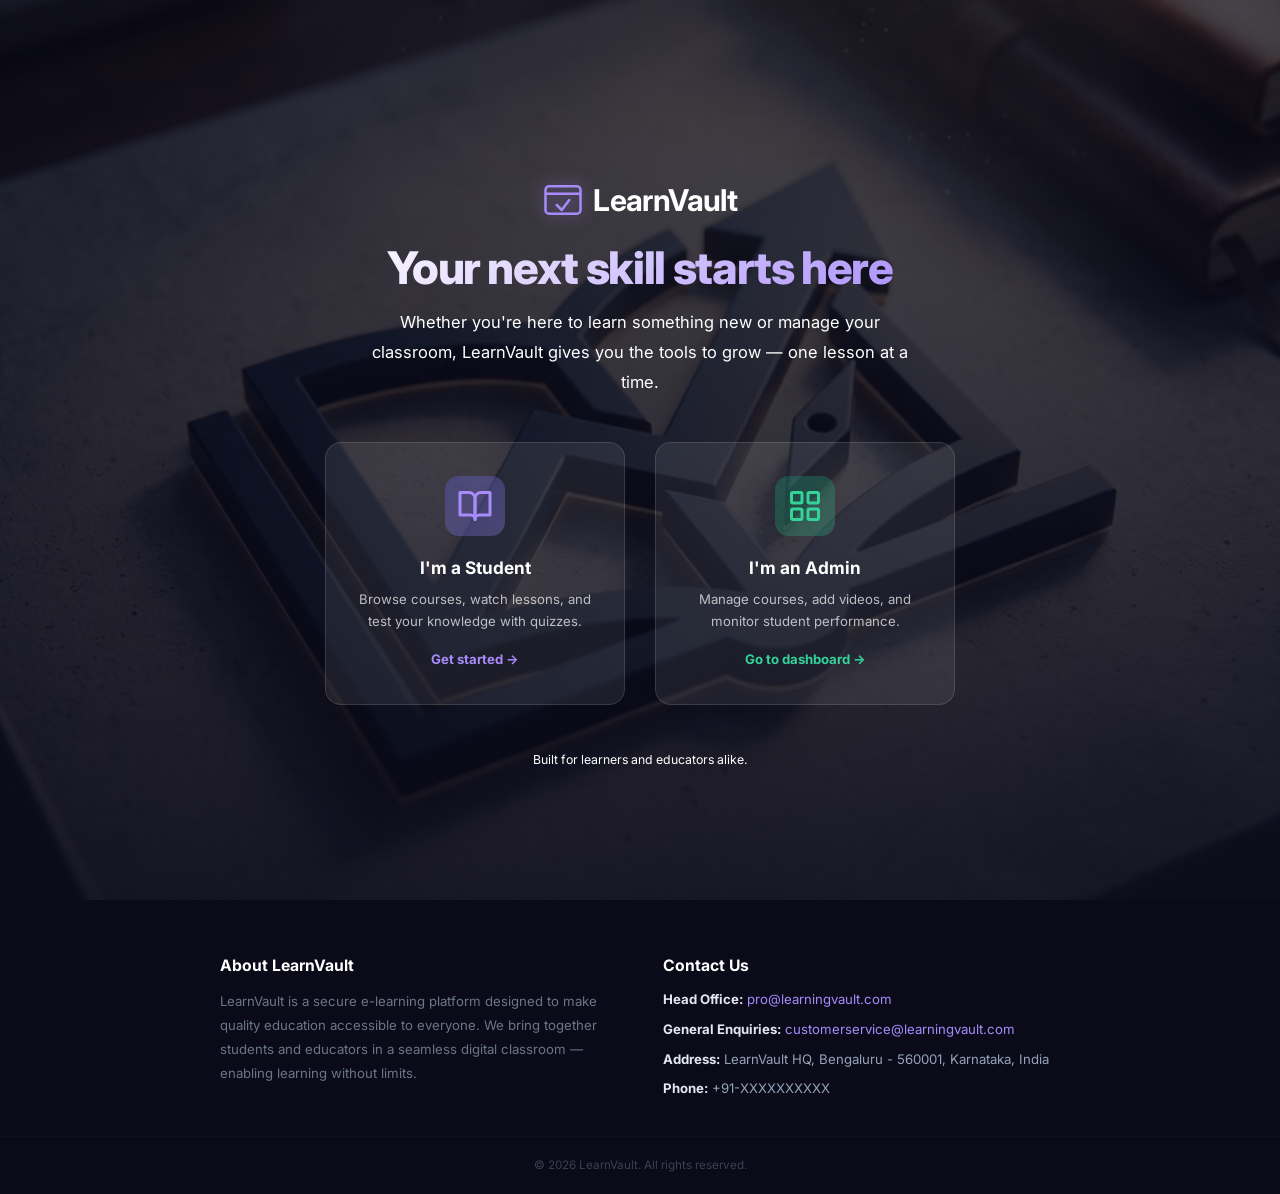
<file: frontend/index.html>
<!DOCTYPE html>
<html lang="en">

<head>
  <meta charset="UTF-8" />
  <meta name="viewport" content="width=device-width, initial-scale=1.0" />
  <meta name="description" content="LearnVault — A secure e-learning platform for courses, quizzes, and analytics." />
  <title>LearnVault — Secure E-Learning Platform</title>
  <link rel="stylesheet" href="assets/css/styles.css" />
  <link rel="preconnect" href="https://fonts.googleapis.com" />
  <link rel="preconnect" href="https://fonts.gstatic.com" crossorigin />
  <link href="https://fonts.googleapis.com/css2?family=Inter:wght@400;500;600;700&display=swap" rel="stylesheet" />
</head>

<body>

  <section class="landing-page">
    <!-- Hero background -->
    <div class="landing-hero-bg">
      <div class="landing-hero-overlay"></div>
    </div>

    <div class="landing-content">
      <div class="landing-brand">
        <svg class="landing-logo" viewBox="0 0 32 32" fill="none">
          <rect x="2" y="5" width="28" height="22" rx="3" stroke="currentColor" stroke-width="2" />
          <path d="M2 11h28" stroke="currentColor" stroke-width="2" />
          <path d="M11 20l4 4 6-8" stroke="currentColor" stroke-width="2" stroke-linecap="round"
            stroke-linejoin="round" />
        </svg>
        <h1>LearnVault</h1>
      </div>
      <h2 class="landing-headline">Your next skill starts here</h2>
      <p class="landing-desc">
        Whether you're here to learn something new or manage your classroom,
        LearnVault gives you the tools to grow — one lesson at a time.
      </p>

      <div class="landing-cards">
        <a href="pages/student-login.html" class="landing-card landing-card-student">
          <div class="landing-card-icon">
            <svg width="36" height="36" viewBox="0 0 24 24" fill="none" stroke="currentColor" stroke-width="2"
              stroke-linecap="round" stroke-linejoin="round">
              <path d="M2 3h6a4 4 0 014 4v14a3 3 0 00-3-3H2z" />
              <path d="M22 3h-6a4 4 0 00-4 4v14a3 3 0 013-3h7z" />
            </svg>
          </div>
          <h3>I'm a Student</h3>
          <p>Browse courses, watch lessons, and test your knowledge with quizzes.</p>
          <span class="landing-card-link">Get started &rarr;</span>
        </a>
        <a href="pages/admin-login.html" class="landing-card landing-card-admin">
          <div class="landing-card-icon">
            <svg width="36" height="36" viewBox="0 0 24 24" fill="none" stroke="currentColor" stroke-width="2"
              stroke-linecap="round" stroke-linejoin="round">
              <rect x="3" y="3" width="7" height="7" rx="1" />
              <rect x="14" y="3" width="7" height="7" rx="1" />
              <rect x="3" y="14" width="7" height="7" rx="1" />
              <rect x="14" y="14" width="7" height="7" rx="1" />
            </svg>
          </div>
          <h3>I'm an Admin</h3>
          <p>Manage courses, add videos, and monitor student performance.</p>
          <span class="landing-card-link">Go to dashboard &rarr;</span>
        </a>
      </div>

      <p class="landing-footer-text">Built for learners and educators alike.</p>
    </div>
  </section>

  <!-- ═══ FOOTER / ABOUT ═══ -->
  <footer class="landing-footer">
    <div class="footer-inner">
      <div class="footer-about">
        <h3>About LearnVault</h3>
        <p>LearnVault is a secure e-learning platform designed to make quality education accessible to everyone. We
          bring together students and educators in a seamless digital classroom — enabling learning without limits.</p>
      </div>
      <div class="footer-contact">
        <h3>Contact Us</h3>
        <ul>
          <li><strong>Head Office:</strong> <a href="mailto:pro@learningvault.com">pro@learningvault.com</a></li>
          <li><strong>General Enquiries:</strong> <a
              href="mailto:customerservice@learningvault.com">customerservice@learningvault.com</a></li>
          <li><strong>Address:</strong> LearnVault HQ, Bengaluru - 560001, Karnataka, India</li>
          <li><strong>Phone:</strong> +91-XXXXXXXXXX</li>
        </ul>
      </div>
    </div>
    <div class="footer-bottom">
      <p>&copy; 2026 LearnVault. All rights reserved.</p>
    </div>
  </footer>

</body>

</html>
</file>
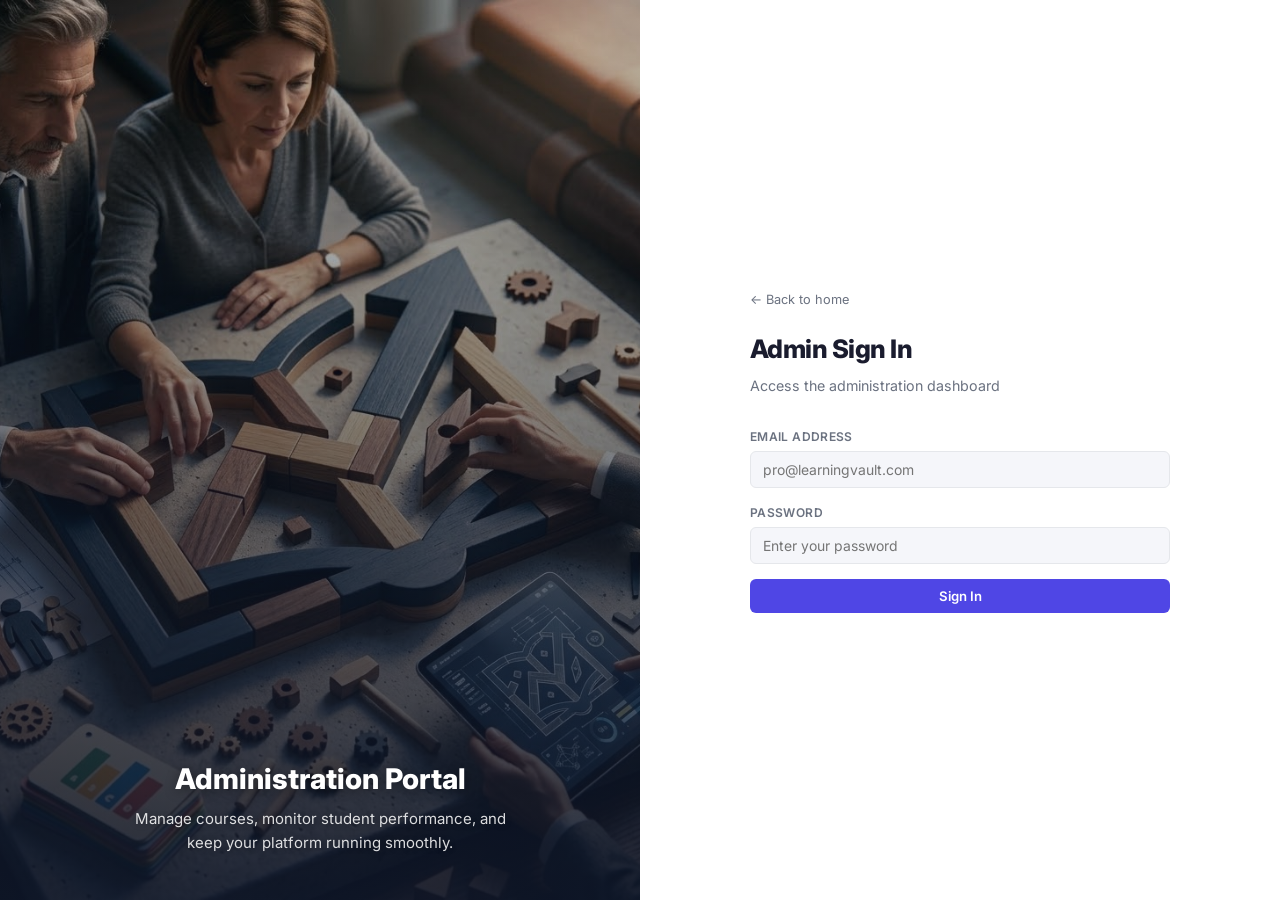
<file: frontend/pages/admin-dashboard.html>
<!DOCTYPE html>
<html lang="en">
<head>
  <meta charset="UTF-8" />
  <meta name="viewport" content="width=device-width, initial-scale=1.0" />
  <title>Admin Dashboard — LearnVault</title>
  <link rel="stylesheet" href="../assets/css/styles.css" />
  <link rel="preconnect" href="https://fonts.googleapis.com" />
  <link rel="preconnect" href="https://fonts.gstatic.com" crossorigin />
  <link href="https://fonts.googleapis.com/css2?family=Inter:wght@400;500;600;700;800&display=swap" rel="stylesheet" />
  <style>
    /* ── Admin-specific extras ── */
    .modal-overlay{position:fixed;inset:0;background:rgba(0,0,0,.45);backdrop-filter:blur(4px);display:flex;align-items:center;justify-content:center;z-index:9000;animation:fadeUp .2s ease}
    .modal-box{background:var(--card-bg);border:1px solid var(--border);border-radius:12px;padding:2rem;width:90%;max-width:520px;max-height:85vh;overflow-y:auto;box-shadow:0 20px 60px rgba(0,0,0,.3)}
    .modal-box h2{font-size:1.2rem;font-weight:700;margin-bottom:1rem;color:var(--text)}
    .modal-close{float:right;background:none;border:none;font-size:1.3rem;cursor:pointer;color:var(--text-sec)}
    .modal-close:hover{color:var(--text)}
    .stat-cards{display:grid;grid-template-columns:repeat(auto-fit,minmax(180px,1fr));gap:1rem;margin-bottom:1.5rem}
    .stat-card{background:var(--bg-white);border:1px solid var(--border);border-radius:var(--r-md);padding:1.2rem;text-align:center}
    .stat-card .stat-num{font-size:1.8rem;font-weight:800;color:var(--pri)}
    .stat-card .stat-label{font-size:.8rem;color:var(--text-sec);text-transform:uppercase;letter-spacing:.04em;margin-top:.25rem}
    .tag{display:inline-block;padding:.15rem .55rem;font-size:.7rem;font-weight:600;border-radius:100px;text-transform:uppercase;letter-spacing:.03em}
    .tag-open{background:#fef2f2;color:#ef4444} .tag-in_progress{background:#fffbeb;color:#f59e0b} .tag-closed{background:#ecfdf5;color:#10b981}
    .tag-video{background:#eef2ff;color:#4f46e5} .tag-text{background:#f0fdf4;color:#16a34a}
    .action-btn{background:none;border:1px solid var(--border);border-radius:var(--r-sm);padding:.3rem .65rem;font-size:.78rem;cursor:pointer;transition:all .15s ease;font-family:var(--font)}
    .action-btn:hover{border-color:var(--pri);color:var(--pri)}
    .action-btn.danger{color:var(--danger);border-color:var(--danger)}
    .action-btn.danger:hover{background:var(--danger);color:#fff}
    .progress-bar{width:100%;height:6px;background:var(--border);border-radius:4px;overflow:hidden}.progress-fill{height:100%;border-radius:4px;background:var(--pri);transition:width .4s ease}
    .empty-state{text-align:center;padding:3rem 1rem;color:var(--text-sec);font-size:.95rem}
    .file-upload-area{border:2px dashed var(--border);border-radius:var(--r-md);padding:1.5rem;text-align:center;cursor:pointer;transition:border-color .2s}
    .file-upload-area:hover{border-color:var(--pri)}
    .file-upload-area input[type=file]{display:none}
    .btn-group{display:flex;gap:.5rem;flex-wrap:wrap}
  </style>
</head>
<body>
  <div id="loader-overlay" class="loader-overlay hidden"><div class="loader-spinner"></div></div>

  <div class="app-shell">
    <!-- Sidebar -->
    <aside class="sidebar" id="sidebar">
      <div class="sidebar-brand">
        <svg class="sidebar-logo" viewBox="0 0 32 32" fill="none">
          <rect x="2" y="5" width="28" height="22" rx="3" stroke="currentColor" stroke-width="2"/>
          <path d="M2 11h28" stroke="currentColor" stroke-width="2"/>
          <path d="M11 20l4 4 6-8" stroke="currentColor" stroke-width="2" stroke-linecap="round" stroke-linejoin="round"/>
        </svg>
        <span>LearnVault</span>
      </div>
      <nav class="sidebar-nav">
        <button class="nav-item active" data-view="courses">
          <svg width="20" height="20" viewBox="0 0 24 24" fill="none" stroke="currentColor" stroke-width="2" stroke-linecap="round" stroke-linejoin="round"><path d="M4 19.5A2.5 2.5 0 016.5 17H20"/><path d="M6.5 2H20v20H6.5A2.5 2.5 0 014 19.5v-15A2.5 2.5 0 016.5 2z"/></svg>
          <span>Courses</span>
        </button>
        <button class="nav-item" data-view="progress">
          <svg width="20" height="20" viewBox="0 0 24 24" fill="none" stroke="currentColor" stroke-width="2" stroke-linecap="round" stroke-linejoin="round"><polyline points="22 12 18 12 15 21 9 3 6 12 2 12"/></svg>
          <span>Student Progress</span>
        </button>
        <button class="nav-item" data-view="students">
          <svg width="20" height="20" viewBox="0 0 24 24" fill="none" stroke="currentColor" stroke-width="2" stroke-linecap="round" stroke-linejoin="round"><path d="M16 21v-2a4 4 0 00-4-4H5a4 4 0 00-4 4v2"/><circle cx="8.5" cy="7" r="4"/><line x1="20" y1="8" x2="20" y2="14"/><line x1="23" y1="11" x2="17" y2="11"/></svg>
          <span>Students</span>
        </button>
        <button class="nav-item" data-view="tokens">
          <svg width="20" height="20" viewBox="0 0 24 24" fill="none" stroke="currentColor" stroke-width="2" stroke-linecap="round" stroke-linejoin="round"><path d="M21 15a2 2 0 01-2 2H7l-4 4V5a2 2 0 012-2h14a2 2 0 012 2z"/></svg>
          <span>Tokens</span>
        </button>
        <button class="nav-item" data-view="profile">
          <svg width="20" height="20" viewBox="0 0 24 24" fill="none" stroke="currentColor" stroke-width="2" stroke-linecap="round" stroke-linejoin="round"><path d="M20 21v-2a4 4 0 00-4-4H8a4 4 0 00-4 4v2"/><circle cx="12" cy="7" r="4"/></svg>
          <span>Profile</span>
        </button>
      </nav>
      <div class="sidebar-footer">
        <button id="logout-btn" class="nav-item nav-item-logout">
          <svg width="20" height="20" viewBox="0 0 24 24" fill="none" stroke="currentColor" stroke-width="2" stroke-linecap="round" stroke-linejoin="round"><path d="M9 21H5a2 2 0 01-2-2V5a2 2 0 012-2h4"/><polyline points="16 17 21 12 16 7"/><line x1="21" y1="12" x2="9" y2="12"/></svg>
          <span>Sign Out</span>
        </button>
      </div>
    </aside>

    <div class="main-content">
      <header class="topbar">
        <button class="sidebar-toggle" id="sidebar-toggle" aria-label="Toggle sidebar">
          <svg width="22" height="22" fill="none" stroke="currentColor" stroke-width="2" stroke-linecap="round"><line x1="3" y1="6" x2="19" y2="6"/><line x1="3" y1="11" x2="19" y2="11"/><line x1="3" y1="16" x2="19" y2="16"/></svg>
        </button>
        <div class="topbar-spacer"></div>
        <div class="topbar-user">
          <div class="avatar" id="user-avatar">A</div>
          <span class="topbar-username" id="topbar-username">Admin</span>
        </div>
      </header>

      <!-- ═══════════ VIEW: COURSES ═══════════ -->
      <main class="view active" id="view-courses">
        <div class="page-header">
          <h1 class="page-title">Courses</h1>
          <p class="page-desc">Create, edit and manage courses, modules and tests.</p>
        </div>
        <div class="stat-cards" id="course-stats"></div>

        <div class="btn-group" style="margin-bottom:1.25rem">
          <button class="btn btn-primary" id="btn-new-course">+ New Course</button>
        </div>

        <div class="card card-full">
          <div class="table-scroll">
            <table class="data-table" id="courses-table">
              <thead><tr><th>Name</th><th>Category</th><th>Author</th><th>Modules</th><th>Tests</th><th>Created</th><th>Actions</th></tr></thead>
              <tbody id="courses-tbody"></tbody>
            </table>
          </div>
          <p class="empty-state hidden" id="courses-empty">No courses yet. Click "New Course" to get started.</p>
        </div>
      </main>

      <!-- ═══════════ VIEW: STUDENT PROGRESS ═══════════ -->
      <main class="view" id="view-progress">
        <div class="page-header">
          <h1 class="page-title">Student Progress</h1>
          <p class="page-desc">Monitor each student's course completion and test scores.</p>
        </div>
        <div class="btn-group" style="margin-bottom:1.25rem">
          <button class="btn btn-secondary" id="btn-export-progress">
            <svg width="16" height="16" viewBox="0 0 24 24" fill="none" stroke="currentColor" stroke-width="2"><path d="M21 15v4a2 2 0 01-2 2H5a2 2 0 01-2-2v-4"/><polyline points="7 10 12 15 17 10"/><line x1="12" y1="15" x2="12" y2="3"/></svg>
            Download Excel
          </button>
        </div>
        <div id="progress-list"></div>
        <p class="empty-state hidden" id="progress-empty">No student progress data yet.</p>
      </main>

      <!-- ═══════════ VIEW: STUDENTS ═══════════ -->
      <main class="view" id="view-students">
        <div class="page-header">
          <h1 class="page-title">Students</h1>
          <p class="page-desc">Manage registered students, edit details, and set access dates.</p>
        </div>
        <div id="student-stats" style="margin-bottom:1rem"></div>
        <div class="btn-group" style="margin-bottom:1.25rem">
          <button class="btn btn-secondary" id="btn-export-students">
            <svg width="16" height="16" viewBox="0 0 24 24" fill="none" stroke="currentColor" stroke-width="2"><path d="M21 15v4a2 2 0 01-2 2H5a2 2 0 01-2-2v-4"/><polyline points="7 10 12 15 17 10"/><line x1="12" y1="15" x2="12" y2="3"/></svg>
            Download Excel
          </button>
        </div>
        <div class="card card-full">
          <div class="table-scroll">
            <table class="data-table" id="students-table">
              <thead><tr><th>Student</th><th>Start Date</th><th>End Date</th><th>Registered</th><th>Actions</th></tr></thead>
              <tbody id="students-tbody"></tbody>
            </table>
          </div>
          <p class="empty-state hidden" id="students-empty">No students registered yet.</p>
        </div>
      </main>

      <!-- ═══════════ VIEW: TOKENS ═══════════ -->
      <main class="view" id="view-tokens">
        <div class="page-header">
          <h1 class="page-title">Support Tokens</h1>
          <p class="page-desc">Review and respond to student queries and issues.</p>
        </div>
        <div id="tokens-list"></div>
        <p class="empty-state hidden" id="tokens-empty">No support tickets found.</p>
      </main>

      <!-- ═══════════ VIEW: PROFILE ═══════════ -->
      <main class="view" id="view-profile">
        <div class="page-header">
          <h1 class="page-title">Admin Profile</h1>
          <p class="page-desc">Edit your name and change your password.</p>
        </div>
        <div class="card" style="max-width:480px">
          <form id="profile-form" autocomplete="off">
            <div class="form-row">
              <div class="form-field">
                <label for="prof-first">First name</label>
                <input type="text" id="prof-first" />
              </div>
              <div class="form-field">
                <label for="prof-last">Last name</label>
                <input type="text" id="prof-last" />
              </div>
            </div>
            <div class="form-field">
              <label for="prof-email">Email</label>
              <input type="email" id="prof-email" disabled />
            </div>
            <hr style="border:none;border-top:1px solid var(--border);margin:1rem 0" />
            <h3 style="font-size:.95rem;margin-bottom:.75rem">Change Password</h3>
            <div class="form-field">
              <label for="prof-cur-pw">Current password</label>
              <input type="password" id="prof-cur-pw" placeholder="Enter current password" />
            </div>
            <div class="form-field">
              <label for="prof-new-pw">New password</label>
              <input type="password" id="prof-new-pw" placeholder="Enter new password" />
            </div>
            <button type="submit" class="btn btn-primary">Save Changes</button>
            <p id="profile-msg" class="form-error hidden"></p>
          </form>
        </div>
      </main>
    </div>
  </div>

  <div id="toast-container" class="toast-container"></div>
  <div id="modal-root"></div>

  <script src="../assets/js/admin.js?v=4"></script>
</body>
</html>
</file>
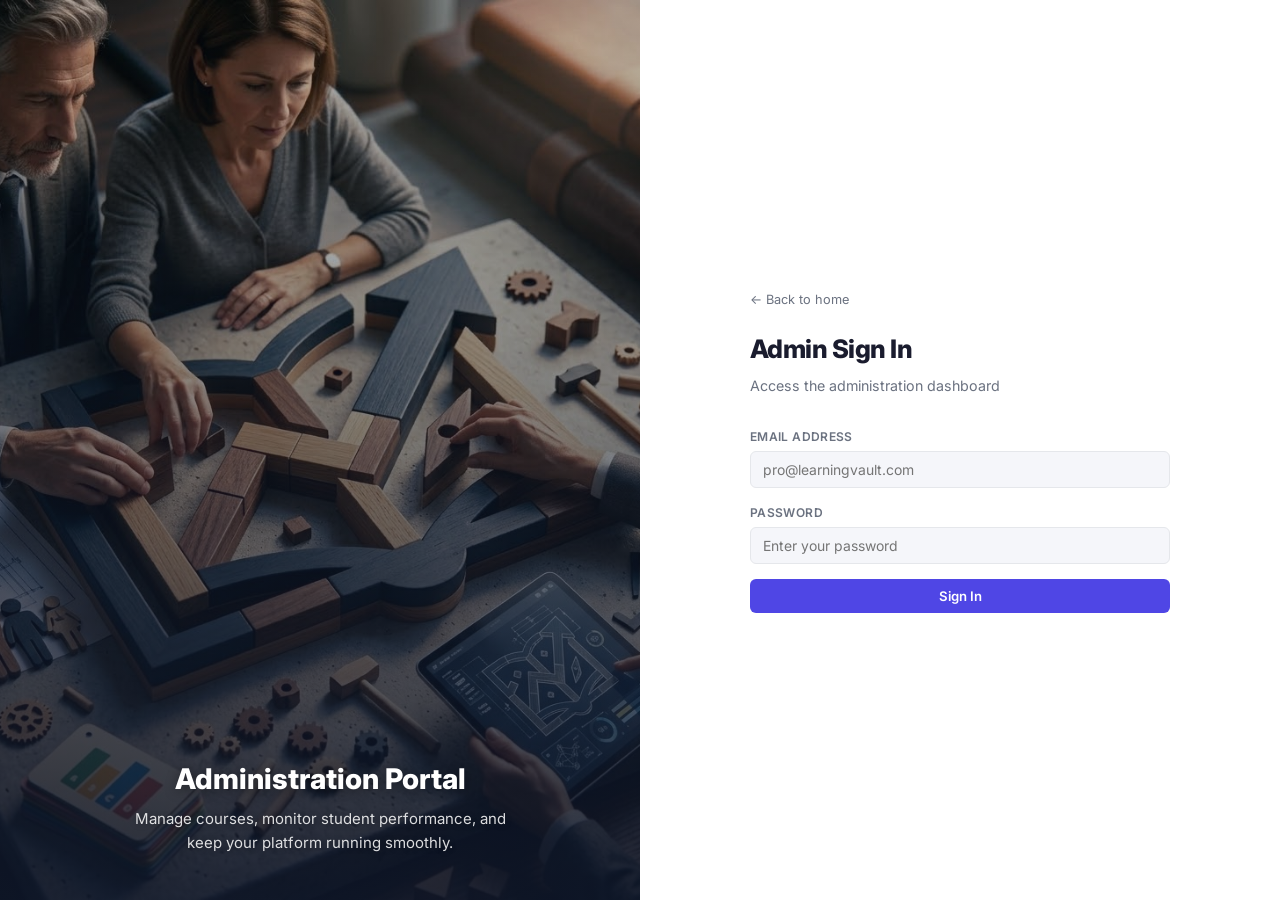
<file: frontend/pages/admin-login.html>
<!DOCTYPE html>
<html lang="en">
<head>
  <meta charset="UTF-8" />
  <meta name="viewport" content="width=device-width, initial-scale=1.0" />
  <title>Admin Sign In — LearnVault</title>
  <link rel="stylesheet" href="../assets/css/styles.css" />
  <link rel="preconnect" href="https://fonts.googleapis.com" />
  <link rel="preconnect" href="https://fonts.gstatic.com" crossorigin />
  <link href="https://fonts.googleapis.com/css2?family=Inter:wght@400;500;600;700;800&display=swap" rel="stylesheet" />
</head>
<body>
  <div id="loader-overlay" class="loader-overlay hidden"><div class="loader-spinner"></div></div>

  <section class="login-screen">
    <div class="login-wrapper">
      <div class="login-hero login-hero-admin">
        <div class="login-hero-overlay"></div>
        <div class="login-hero-content">
          <h2>Administration Portal</h2>
          <p>Manage courses, monitor student performance, and keep your platform running smoothly.</p>
        </div>
      </div>
      <div class="login-form-panel">
        <div class="login-card" id="signin-card">
          <a href="../index.html" class="back-link">&larr; Back to home</a>
          <h1 class="login-title">Admin Sign In</h1>
          <p class="login-subtitle">Access the administration dashboard</p>
          <form id="login-form" autocomplete="off">
            <div class="form-field">
              <label for="login-email">Email address</label>
              <input type="email" id="login-email" placeholder="pro@learningvault.com" required />
            </div>
            <div class="form-field">
              <label for="login-password">Password</label>
              <input type="password" id="login-password" placeholder="Enter your password" required />
            </div>
            <button type="submit" class="btn btn-primary btn-full">Sign In</button>
            <p id="login-error" class="form-error hidden"></p>
          </form>
        </div>
      </div>
    </div>
  </section>

  <div id="toast-container" class="toast-container"></div>
  <script src="../assets/js/auth.js"></script>
  <script>
    initAuth({ role: 'admin', requiredRole: 'admin', dashboardUrl: 'admin-dashboard.html' });
  </script>
</body>
</html>
</file>
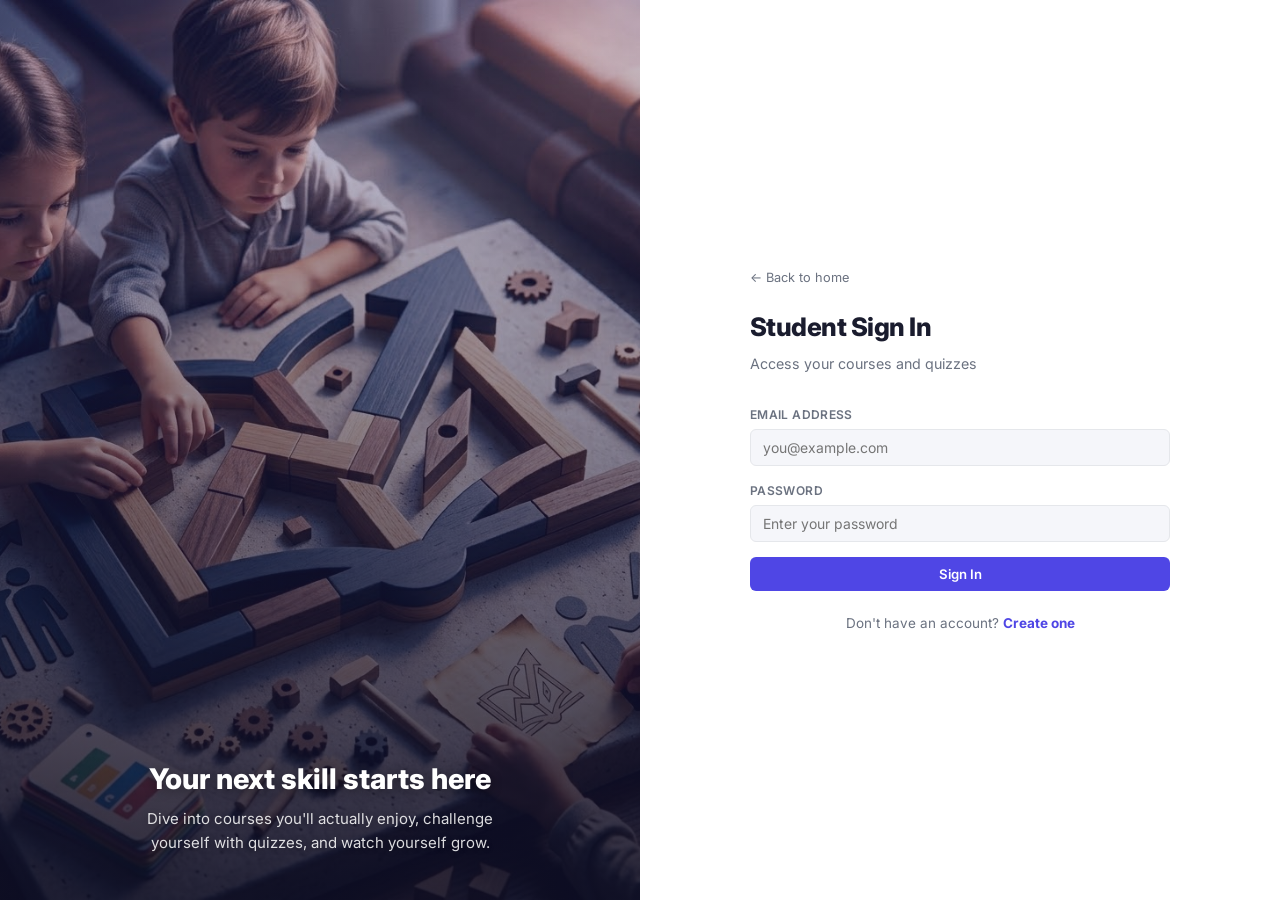
<file: frontend/pages/student-dashboard.html>
<!DOCTYPE html>
<html lang="en">
<head>
  <meta charset="UTF-8" />
  <meta name="viewport" content="width=device-width, initial-scale=1.0" />
  <title>Student Dashboard — LearnVault</title>
  <link rel="stylesheet" href="../assets/css/styles.css" />
  <link rel="preconnect" href="https://fonts.googleapis.com" />
  <link rel="preconnect" href="https://fonts.gstatic.com" crossorigin />
  <link href="https://fonts.googleapis.com/css2?family=Inter:wght@400;500;600;700&display=swap" rel="stylesheet" />
  <style>
    /* ── Student-specific styles ── */
    .catalog-grid{display:grid;grid-template-columns:repeat(auto-fill,minmax(280px,1fr));gap:1.2rem;margin-top:1rem}
    .catalog-card{background:var(--card-bg);border:1px solid var(--border);border-radius:var(--r-md);padding:1.3rem;cursor:pointer;transition:transform .15s,box-shadow .15s}
    .catalog-card:hover{transform:translateY(-3px);box-shadow:0 8px 24px rgba(0,0,0,.25)}
    .catalog-card h3{font-size:1.05rem;margin:.5rem 0 .3rem}
    .catalog-card p{font-size:.82rem;color:var(--text-sec);line-height:1.5}
    .catalog-card .meta{display:flex;gap:.8rem;margin-top:.6rem;font-size:.75rem;color:var(--text-sec)}
    .btn-enroll{background:var(--pri);color:#fff;border:none;padding:.5rem 1.2rem;border-radius:var(--r-sm);cursor:pointer;font-weight:600;margin-top:.8rem;width:100%;transition:background .15s}
    .btn-enroll:hover{background:var(--pri-hover)}

    .progress-card{background:var(--card-bg);border:1px solid var(--border);border-radius:var(--r-md);padding:1.3rem;margin-bottom:1rem}
    .progress-card h3{font-size:1rem;margin-bottom:.5rem}
    .progress-bar-wrap{background:var(--border);border-radius:6px;height:8px;overflow:hidden;margin:.5rem 0}
    .progress-bar-fill{height:100%;border-radius:6px;background:linear-gradient(90deg,var(--pri),#a78bfa);transition:width .3s}
    .module-list{list-style:none;padding:0;margin:.8rem 0}
    .module-list li{display:flex;align-items:center;gap:.6rem;padding:.55rem .7rem;border-radius:var(--r-sm);font-size:.88rem;cursor:pointer;transition:background .12s}
    .module-list li:hover{background:rgba(109,90,205,.1)}
    .module-list li .check{width:20px;height:20px;border-radius:50%;border:2px solid var(--border);display:flex;align-items:center;justify-content:center;flex-shrink:0;font-size:.7rem}
    .module-list li.done .check{background:var(--pri);border-color:var(--pri);color:#fff}
    .module-list li .icon{font-size:.9rem; flex-shrink:0}
    .test-block{background:rgba(109,90,205,.08);border-radius:var(--r-sm);padding:1rem;margin-top:.8rem}
    .test-block h4{margin:0 0 .4rem;font-size:.95rem}
    .attempts-info{font-size:.78rem;color:var(--text-sec);margin-bottom:.5rem}

    .cert-card{background:var(--card-bg);border:1px solid var(--border);border-radius:var(--r-md);padding:1.2rem;display:flex;align-items:center;gap:1rem;margin-bottom:.8rem}
    .cert-card .cert-icon{width:48px;height:48px;border-radius:var(--r-sm);background:linear-gradient(135deg,#6d5acd,#a78bfa);display:flex;align-items:center;justify-content:center;font-size:1.3rem;flex-shrink:0}
    .cert-card .cert-info h3{font-size:.95rem;margin:0 0 .2rem}
    .cert-card .cert-info p{font-size:.78rem;color:var(--text-sec);margin:0}
    .btn-download{background:var(--pri);color:#fff;border:none;padding:.4rem 1rem;border-radius:var(--r-sm);cursor:pointer;font-size:.82rem;margin-left:auto;white-space:nowrap}

    .ticket-card{background:var(--card-bg);border:1px solid var(--border);border-radius:var(--r-md);padding:1rem;margin-bottom:.8rem}
    .ticket-card .ticket-head{display:flex;justify-content:space-between;align-items:center;margin-bottom:.5rem}
    .ticket-card .ticket-head h4{margin:0;font-size:.92rem}
    .ticket-reply{background:rgba(109,90,205,.08);border-radius:var(--r-sm);padding:.6rem .8rem;margin-top:.5rem;font-size:.85rem}

    .profile-section{max-width:500px}
    .profile-section .profile-stat{display:flex;gap:2rem;margin:1rem 0}
    .profile-section .profile-stat div{text-align:center}
    .profile-section .profile-stat div .num{font-size:1.5rem;font-weight:700;color:var(--pri)}
    .profile-section .profile-stat div .label{font-size:.75rem;color:var(--text-sec)}
    .btn-danger-outline{background:transparent;color:#ef4444;border:1px solid #ef4444;padding:.5rem 1.2rem;border-radius:var(--r-sm);cursor:pointer;font-weight:600;margin-top:1rem;transition:all .15s}
    .btn-danger-outline:hover{background:#ef4444;color:#fff}

    /* Player redesign */
    .player-layout{display:grid;grid-template-columns:1fr 320px;gap:1rem}
    @media(max-width:900px){.player-layout{grid-template-columns:1fr}}
    .player-video-area{background:var(--card-bg);border-radius:var(--r-md);overflow:hidden}
    .player-video-area video,.player-video-area iframe{width:100%;aspect-ratio:16/9;display:block;background:#000}
    .text-reader{padding:1.5rem;max-height:500px;overflow-y:auto;font-size:.9rem;line-height:1.7;color:var(--text)}
    .player-sidebar{background:var(--card-bg);border:1px solid var(--border);border-radius:var(--r-md);padding:1rem;max-height:600px;overflow-y:auto}

    /* Anti-cheat overlay */
    .test-overlay{position:fixed;top:0;left:0;width:100%;height:100%;background:var(--bg);z-index:9999;display:flex;flex-direction:column;overflow-y:auto}
    .test-header{display:flex;justify-content:space-between;align-items:center;padding:1rem 2rem;background:var(--card-bg);border-bottom:1px solid var(--border)}
    .test-timer{font-size:1.3rem;font-weight:700;color:#ef4444;font-variant-numeric:tabular-nums}
    .test-timer.warning{animation:blink .5s infinite}
    @keyframes blink{50%{opacity:.3}}
    .test-body{flex:1;padding:2rem;max-width:800px;margin:0 auto;width:100%}
    .test-warnings{background:rgba(239,68,68,.1);border:1px solid #ef4444;border-radius:var(--r-sm);padding:.6rem 1rem;margin-bottom:1rem;font-size:.85rem;color:#ef4444}
    .question-card{background:var(--card-bg);border:1px solid var(--border);border-radius:var(--r-md);padding:1.2rem;margin-bottom:1rem}
    .question-card h4{margin:0 0 .6rem;font-size:.95rem}
    .question-card label{display:block;padding:.45rem .6rem;border-radius:var(--r-sm);cursor:pointer;font-size:.88rem;transition:background .1s}
    .question-card label:hover{background:rgba(109,90,205,.1)}
    .question-card input[type=radio]{margin-right:.5rem}
    .question-card textarea{width:100%;border:1px solid var(--border);background:var(--bg);color:var(--text);border-radius:var(--r-sm);padding:.5rem;min-height:80px;resize:vertical;font-family:inherit}

    .hidden-view{display:none !important}

    /* Modal */
    .modal-overlay{position:fixed;inset:0;background:rgba(0,0,0,.45);backdrop-filter:blur(4px);display:flex;align-items:center;justify-content:center;z-index:9000;animation:fadeUp .2s ease}
    .modal-box{background:var(--card-bg);border:1px solid var(--border);border-radius:12px;padding:2rem;width:90%;max-width:520px;max-height:85vh;overflow-y:auto;box-shadow:0 20px 60px rgba(0,0,0,.3)}
    .modal-box h2{font-size:1.2rem;font-weight:700;margin-bottom:1rem;color:var(--text)}
    .modal-close{float:right;background:none;border:none;font-size:1.3rem;cursor:pointer;color:var(--text-sec)}
    .modal-close:hover{color:var(--text)}
    .form-field{margin-bottom:1rem}
    .form-field label{display:block;font-size:.85rem;font-weight:600;margin-bottom:.35rem;color:var(--text)}
    .form-field input,.form-field textarea,.form-field select{width:100%;padding:.55rem .75rem;border:1px solid var(--border);background:var(--bg);color:var(--text);border-radius:var(--r-sm);font-size:.88rem;font-family:inherit}
    .form-field input:focus,.form-field textarea:focus{outline:none;border-color:var(--pri);box-shadow:0 0 0 3px rgba(109,90,205,.15)}
    .btn-full{width:100%}
    @keyframes fadeUp{from{opacity:0;transform:translateY(8px)}to{opacity:1;transform:translateY(0)}}
  </style>
</head>
<body>
  <div id="loader-overlay" class="loader-overlay hidden"><div class="loader-spinner"></div></div>

  <div class="app-shell">
    <!-- Sidebar -->
    <aside class="sidebar" id="sidebar">
      <div class="sidebar-brand">
        <svg class="sidebar-logo" viewBox="0 0 32 32" fill="none"><rect x="2" y="5" width="28" height="22" rx="3" stroke="currentColor" stroke-width="2"/><path d="M2 11h28" stroke="currentColor" stroke-width="2"/><path d="M11 20l4 4 6-8" stroke="currentColor" stroke-width="2" stroke-linecap="round" stroke-linejoin="round"/></svg>
        <span>LearnVault</span>
      </div>
      <nav class="sidebar-nav">
        <button class="nav-item active" data-view="browse">
          <svg width="20" height="20" viewBox="0 0 20 20" fill="none" stroke="currentColor" stroke-width="2" stroke-linecap="round" stroke-linejoin="round"><circle cx="10" cy="10" r="8"/><line x1="10" y1="6" x2="10" y2="14"/><line x1="6" y1="10" x2="14" y2="10"/></svg>
          <span>Browse Courses</span>
        </button>
        <button class="nav-item" data-view="progress">
          <svg width="20" height="20" viewBox="0 0 20 20" fill="none" stroke="currentColor" stroke-width="2" stroke-linecap="round" stroke-linejoin="round"><path d="M2 3h6a4 4 0 014 4v10a3 3 0 00-3-3H2z"/><path d="M18 3h-6a4 4 0 00-4 4v10a3 3 0 013-3h7z"/></svg>
          <span>In Progress</span>
        </button>
        <button class="nav-item" data-view="certificates">
          <svg width="20" height="20" viewBox="0 0 20 20" fill="none" stroke="currentColor" stroke-width="2" stroke-linecap="round" stroke-linejoin="round"><rect x="3" y="3" width="14" height="14" rx="2"/><path d="M7 8h6"/><path d="M7 11h4"/></svg>
          <span>Certificates</span>
        </button>
        <button class="nav-item" data-view="tokens">
          <svg width="20" height="20" viewBox="0 0 20 20" fill="none" stroke="currentColor" stroke-width="2" stroke-linecap="round" stroke-linejoin="round"><path d="M3 3h14v10H7l-4 4z"/></svg>
          <span>Tokens</span>
        </button>
        <button class="nav-item" data-view="profile">
          <svg width="20" height="20" viewBox="0 0 20 20" fill="none" stroke="currentColor" stroke-width="2" stroke-linecap="round" stroke-linejoin="round"><circle cx="10" cy="7" r="3"/><path d="M3 17a7 7 0 0114 0"/></svg>
          <span>Profile</span>
        </button>
      </nav>
      <div class="sidebar-footer">
        <button id="logout-btn" class="nav-item nav-item-logout">
          <svg width="20" height="20" viewBox="0 0 24 24" fill="none" stroke="currentColor" stroke-width="2" stroke-linecap="round" stroke-linejoin="round"><path d="M9 21H5a2 2 0 01-2-2V5a2 2 0 012-2h4"/><polyline points="16 17 21 12 16 7"/><line x1="21" y1="12" x2="9" y2="12"/></svg>
          <span>Sign Out</span>
        </button>
      </div>
    </aside>

    <div class="main-content">
      <!-- Top bar -->
      <header class="topbar">
        <button class="sidebar-toggle" id="sidebar-toggle" aria-label="Toggle sidebar">
          <svg width="22" height="22" fill="none" stroke="currentColor" stroke-width="2" stroke-linecap="round"><line x1="3" y1="6" x2="19" y2="6"/><line x1="3" y1="11" x2="19" y2="11"/><line x1="3" y1="16" x2="19" y2="16"/></svg>
        </button>
        <div class="topbar-spacer"></div>
        <div class="topbar-user">
          <div class="avatar" id="user-avatar">S</div>
          <span class="topbar-username" id="topbar-username">Student</span>
        </div>
      </header>

      <!-- ═══ Browse Courses ═══ -->
      <main class="view active" id="view-browse">
        <div class="page-header">
          <h1 class="page-title">Browse Courses</h1>
          <p class="page-desc">Explore all available courses and enroll to start learning.</p>
        </div>
        <div id="catalog-grid" class="catalog-grid"></div>
        <p class="empty-state hidden" id="catalog-empty">No courses available yet. Check back later!</p>
      </main>

      <!-- ═══ In Progress ═══ -->
      <main class="view" id="view-progress">
        <div class="page-header">
          <h1 class="page-title">Courses In Progress</h1>
          <p class="page-desc">Continue learning from your enrolled courses.</p>
        </div>
        <div id="progress-list"></div>
        <p class="empty-state hidden" id="progress-empty">You haven't enrolled in any courses yet. Browse and enroll!</p>

        <!-- Player sub-view (hidden by default) -->
        <div id="player-view" class="hidden-view">
          <button id="back-to-progress" class="btn btn-back">&larr; Back to courses</button>
          <h2 id="player-course-title" style="margin:.5rem 0 1rem"></h2>
          <div class="player-layout">
            <div class="player-video-area" id="player-area">
              <div id="video-placeholder" style="display:flex;align-items:center;justify-content:center;aspect-ratio:16/9;color:var(--text-sec);font-size:.9rem">Select a module to start</div>
            </div>
            <div class="player-sidebar">
              <h3 style="margin:0 0 .8rem;font-size:.95rem">Modules</h3>
              <ul id="module-list" class="module-list"></ul>
              <div id="test-section" class="test-block" style="display:none">
                <h4 id="test-title">Test</h4>
                <p class="attempts-info" id="test-attempts"></p>
                <button class="btn btn-primary" id="btn-start-test" style="width:100%">Start Test</button>
              </div>
            </div>
          </div>
        </div>
      </main>

      <!-- ═══ Certificates ═══ -->
      <main class="view" id="view-certificates">
        <div class="page-header">
          <h1 class="page-title">My Certificates</h1>
          <p class="page-desc">Download your course completion certificates.</p>
        </div>
        <div id="certs-list"></div>
        <p class="empty-state hidden" id="certs-empty">No certificates yet. Complete a course test to earn one!</p>
      </main>

      <!-- ═══ Tokens ═══ -->
      <main class="view" id="view-tokens">
        <div class="page-header">
          <h1 class="page-title">Support Tickets</h1>
          <p class="page-desc">Raise a query and track your tickets.</p>
        </div>
        <button class="btn btn-primary" id="btn-new-ticket" style="margin-bottom:1rem">+ New Ticket</button>
        <div id="tickets-list"></div>
        <p class="empty-state hidden" id="tickets-empty">No tickets yet.</p>
      </main>

      <!-- ═══ Profile ═══ -->
      <main class="view" id="view-profile">
        <div class="page-header">
          <h1 class="page-title">My Profile</h1>
          <p class="page-desc">Manage your account settings.</p>
        </div>
        <div class="profile-section" id="profile-content"></div>
      </main>
    </div>
  </div>

  <!-- Test overlay (injected by JS) -->
  <div id="test-overlay-root"></div>

  <div id="toast-container" class="toast-container"></div>
  <div id="modal-root"></div>

  <script src="../assets/js/student.js?v=4"></script>
</body>
</html>
</file>
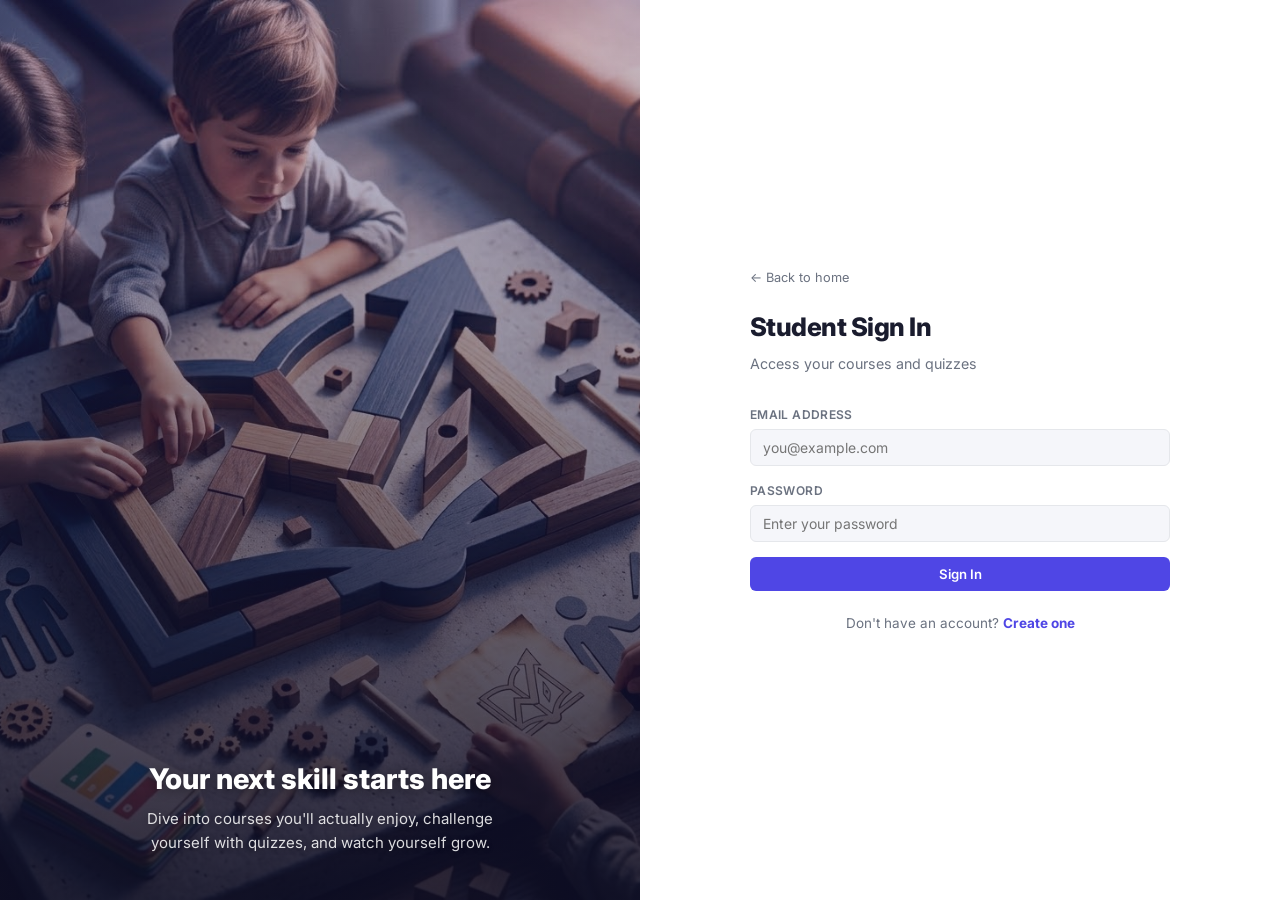
<file: frontend/pages/student-login.html>
<!DOCTYPE html>
<html lang="en">
<head>
  <meta charset="UTF-8" />
  <meta name="viewport" content="width=device-width, initial-scale=1.0" />
  <title>Student Sign In — LearnVault</title>
  <link rel="stylesheet" href="../assets/css/styles.css" />
  <link rel="preconnect" href="https://fonts.googleapis.com" />
  <link rel="preconnect" href="https://fonts.gstatic.com" crossorigin />
  <link href="https://fonts.googleapis.com/css2?family=Inter:wght@400;500;600;700;800&display=swap" rel="stylesheet" />
</head>
<body>
  <div id="loader-overlay" class="loader-overlay hidden"><div class="loader-spinner"></div></div>

  <section class="login-screen">
    <div class="login-wrapper">
      <div class="login-hero">
        <div class="login-hero-overlay"></div>
        <div class="login-hero-content">
          <h2>Your next skill starts here</h2>
          <p>Dive into courses you'll actually enjoy, challenge yourself with quizzes, and watch yourself grow.</p>
        </div>
      </div>
      <div class="login-form-panel">

        <!-- Sign In -->
        <div class="login-card" id="signin-card">
          <a href="../index.html" class="back-link">&larr; Back to home</a>
          <h1 class="login-title">Student Sign In</h1>
          <p class="login-subtitle">Access your courses and quizzes</p>
          <form id="login-form" autocomplete="off">
            <div class="form-field">
              <label for="login-email">Email address</label>
              <input type="email" id="login-email" placeholder="you@example.com" required />
            </div>
            <div class="form-field">
              <label for="login-password">Password</label>
              <input type="password" id="login-password" placeholder="Enter your password" required />
            </div>
            <button type="submit" class="btn btn-primary btn-full">Sign In</button>
            <p id="login-error" class="form-error hidden"></p>
          </form>
          <p class="auth-toggle">Don't have an account? <a href="#" id="show-register">Create one</a></p>
        </div>

        <!-- Sign Up -->
        <div class="login-card hidden" id="register-card">
          <a href="../index.html" class="back-link">&larr; Back to home</a>
          <h1 class="login-title">Create Student Account</h1>
          <p class="login-subtitle">Join LearnVault and start learning today</p>
          <form id="register-form" autocomplete="off">
            <div class="form-row">
              <div class="form-field">
                <label for="reg-first-name">First name</label>
                <input type="text" id="reg-first-name" placeholder="Jane" required />
              </div>
              <div class="form-field">
                <label for="reg-last-name">Last name</label>
                <input type="text" id="reg-last-name" placeholder="Doe" required />
              </div>
            </div>
            <div class="form-field">
              <label for="reg-email">Email address</label>
              <input type="email" id="reg-email" placeholder="you@example.com" required />
            </div>
            <div class="form-field">
              <label for="reg-password">Password</label>
              <input type="password" id="reg-password" placeholder="8-16 chars, A-z, 0-9, !@#" minlength="8" maxlength="16" required />
              <div class="pw-strength-bar"><div class="pw-strength-fill" id="pw-strength-fill"></div></div>
              <span class="pw-strength-label" id="pw-strength-label"></span>
            </div>
            <div class="form-field">
              <label for="reg-confirm-password">Confirm password</label>
              <input type="password" id="reg-confirm-password" placeholder="Re-enter password" minlength="8" required />
            </div>
            <button type="submit" class="btn btn-primary btn-full">Create Account</button>
            <p id="register-error" class="form-error hidden"></p>
          </form>
          <p class="auth-toggle">Already have an account? <a href="#" id="show-login">Sign in</a></p>
        </div>

      </div>
    </div>
  </section>

  <div id="toast-container" class="toast-container"></div>
  <script src="../assets/js/auth.js"></script>
  <script>
    initAuth({ role: 'student', requiredRole: 'student', dashboardUrl: 'student-dashboard.html' });
  </script>
</body>
</html>
</file>
<file: frontend/assets/css/styles.css>
/* ═══════════════════════════════════════════════
   LearnVault — Modern Dashboard Styles
   ═══════════════════════════════════════════════ */
*, *::before, *::after { margin: 0; padding: 0; box-sizing: border-box; }

:root {
  --font: 'Inter', system-ui, -apple-system, sans-serif;
  --bg: #f5f6fa; --bg-white: #fff; --bg-sidebar: #1a1c2e;
  --bg-sidebar-hover: #252840; --bg-sidebar-active: #2f3352;
  --text: #1a1c2e; --text-sec: #6b7280;
  --text-sb: #a0a3bd; --text-sb-active: #fff;
  --border: #e5e7eb; --focus: #4f46e5;
  --pri: #4f46e5; --pri-h: #4338ca; --pri-light: #eef2ff;
  --success: #10b981; --success-bg: #ecfdf5;
  --warn: #f59e0b; --warn-bg: #fffbeb;
  --danger: #ef4444; --danger-bg: #fef2f2;
  --r-sm: 6px; --r-md: 10px;
  --sh-xs: 0 1px 2px rgba(0,0,0,.04);
  --sh-sm: 0 1px 3px rgba(0,0,0,.06),0 1px 2px rgba(0,0,0,.04);
  --sh-md: 0 4px 6px -1px rgba(0,0,0,.07),0 2px 4px -2px rgba(0,0,0,.05);
  --tr: .2s ease;
}

html { font-size: 15px; }
body { font-family: var(--font); background: var(--bg); color: var(--text); line-height: 1.6; -webkit-font-smoothing: antialiased; }
.hidden, .hidden-section { display: none !important; }

/* LOADER */
.loader-overlay { position: fixed; inset: 0; display: flex; align-items: center; justify-content: center; background: rgba(255,255,255,.6); backdrop-filter: blur(4px); z-index: 9999; }
.loader-spinner { width: 40px; height: 40px; border: 3px solid var(--border); border-top-color: var(--pri); border-radius: 50%; animation: spin .65s linear infinite; }
@keyframes spin { to { transform: rotate(360deg); } }

/* LANDING PAGE */
@keyframes fadeUp { from { opacity: 0; transform: translateY(30px); } to { opacity: 1; transform: translateY(0); } }
@keyframes gradientShift { 0%,100% { background-position: 0% 50%; } 50% { background-position: 100% 50%; } }
@keyframes float { 0%,100% { transform: translateY(0); } 50% { transform: translateY(-6px); } }
@keyframes pulseGlow { 0%,100% { box-shadow: 0 0 15px rgba(167,139,250,.15); } 50% { box-shadow: 0 0 35px rgba(167,139,250,.3); } }

.landing-page { min-height: 100vh; display: flex; flex-direction: column; align-items: center; justify-content: center; position: relative; padding: 3rem 2rem 0; overflow: hidden; }
.landing-hero-bg { position: absolute; inset: 0; background: url('../images/Booc.jpg') center/cover no-repeat; z-index: 0; }
.landing-hero-overlay { position: absolute; inset: 0; background: linear-gradient(180deg, rgba(10,10,25,.75) 0%, rgba(10,10,25,.92) 100%); }
.landing-content { position: relative; z-index: 1; text-align: center; max-width: 780px; color: #fff; animation: fadeUp .8s ease both; }
.landing-brand { display: flex; align-items: center; justify-content: center; gap: .7rem; margin-bottom: 1.2rem; animation: fadeUp .8s ease .1s both; }
.landing-brand h1 { font-size: 2rem; font-weight: 700; letter-spacing: -.02em; }
.landing-logo { width: 40px; height: 40px; color: #a78bfa; filter: drop-shadow(0 0 8px rgba(167,139,250,.5)); }
.landing-headline {
  font-size: 3rem; font-weight: 800; line-height: 1.15; margin-bottom: 1rem; letter-spacing: -.03em;
  background: linear-gradient(135deg, #fff 0%, #a78bfa 50%, #38bdf8 100%);
  background-size: 200% 200%; animation: fadeUp .8s ease .2s both, gradientShift 6s ease infinite;
  -webkit-background-clip: text; -webkit-text-fill-color: transparent; background-clip: text;
}
.landing-desc { font-size: 1.1rem; line-height: 1.8; opacity: .8; max-width: 560px; margin: 0 auto 3rem; animation: fadeUp .8s ease .3s both; }
.landing-cards { display: flex; gap: 2rem; justify-content: center; animation: fadeUp .8s ease .4s both; }
.landing-card {
  flex: 1; max-width: 300px; background: rgba(255,255,255,.08); backdrop-filter: blur(16px);
  border: 1px solid rgba(255,255,255,.12); border-radius: 16px; padding: 2.2rem 1.8rem;
  text-decoration: none; color: #fff; transition: all .35s cubic-bezier(.4,0,.2,1);
  animation: float 5s ease-in-out infinite;
}
.landing-card:nth-child(2) { animation-delay: 1s; }
.landing-card:hover {
  transform: translateY(-8px) scale(1.02); background: rgba(255,255,255,.14);
  border-color: rgba(167,139,250,.4); animation: pulseGlow 2s ease-in-out infinite;
}
.landing-card-icon { width: 60px; height: 60px; border-radius: 14px; display: flex; align-items: center; justify-content: center; margin: 0 auto 1.2rem; transition: transform .3s ease; }
.landing-card:hover .landing-card-icon { transform: scale(1.1) rotate(5deg); }
.landing-card-student .landing-card-icon { background: linear-gradient(135deg, rgba(99,102,241,.3), rgba(167,139,250,.3)); color: #a78bfa; }
.landing-card-admin .landing-card-icon { background: linear-gradient(135deg, rgba(16,185,129,.25), rgba(52,211,153,.25)); color: #34d399; }
.landing-card h3 { font-size: 1.15rem; font-weight: 700; margin-bottom: .5rem; }
.landing-card p { font-size: .88rem; opacity: .7; line-height: 1.6; margin-bottom: 1rem; }
.landing-card-link { font-size: .88rem; font-weight: 700; color: #a78bfa; transition: letter-spacing .3s ease; }
.landing-card:hover .landing-card-link { letter-spacing: .05em; }
.landing-card-admin .landing-card-link { color: #34d399; }
.landing-footer-text { margin-top: 3rem; font-size: .82rem; opacity: .35; animation: fadeUp .8s ease .5s both; }

/* FOOTER */
.landing-footer { background: #0a0a19; color: #94a3b8; padding: 0; }
.footer-inner { max-width: 900px; margin: 0 auto; display: flex; gap: 3rem; padding: 3.5rem 2rem 2.5rem; }
.footer-about, .footer-contact { flex: 1; }
.footer-about h3, .footer-contact h3 { font-size: 1.05rem; font-weight: 700; color: #fff; margin-bottom: .85rem; }
.footer-about p { font-size: .88rem; line-height: 1.8; opacity: .7; }
.footer-contact ul { list-style: none; display: flex; flex-direction: column; gap: .65rem; }
.footer-contact li { font-size: .88rem; line-height: 1.5; }
.footer-contact strong { color: #e2e8f0; }
.footer-contact a { color: #a78bfa; text-decoration: none; transition: color .2s ease; }
.footer-contact a:hover { color: #c4b5fd; text-decoration: underline; }
.footer-bottom { text-align: center; padding: 1.25rem 2rem; border-top: 1px solid rgba(255,255,255,.06); font-size: .78rem; opacity: .35; }

.back-link { display: inline-flex; align-items: center; gap: .3rem; font-size: .85rem; color: var(--text-sec); text-decoration: none; margin-bottom: 1.25rem; transition: color var(--tr), gap var(--tr); }
.back-link:hover { color: var(--pri); gap: .5rem; }

/* LOGIN */
.login-screen { min-height: 100vh; display: flex; }
.login-wrapper { display: flex; width: 100%; min-height: 100vh; animation: fadeUp .6s ease both; }
.login-hero { flex: 1; position: relative; background: url('../images/students.jpg') center/cover no-repeat; display: flex; align-items: flex-end; justify-content: center; padding: 3rem; color: #fff; }
.login-hero-overlay { position: absolute; inset: 0; background: linear-gradient(180deg, rgba(79,70,229,.2) 0%, rgba(15,15,40,.85) 100%); }
.login-hero-content { position: relative; z-index: 1; max-width: 400px; text-align: center; animation: fadeUp .8s ease .3s both; }
.login-hero-content h2 { font-size: 1.9rem; font-weight: 800; margin-bottom: .75rem; line-height: 1.2; text-shadow: 0 2px 12px rgba(0,0,0,.4); }
.login-hero-content p { font-size: 1rem; opacity: .85; text-shadow: 0 1px 6px rgba(0,0,0,.3); line-height: 1.6; }
.login-form-panel { flex: 1; display: flex; align-items: center; justify-content: center; padding: 3rem; background: var(--bg-white); }
.login-card { width: 100%; max-width: 420px; animation: fadeUp .6s ease .2s both; }
.login-title { font-size: 1.7rem; font-weight: 800; margin-bottom: .3rem; letter-spacing: -.02em; }
.login-subtitle { color: var(--text-sec); margin-bottom: 2rem; font-size: .95rem; }
.auth-toggle { margin-top: 1.5rem; text-align: center; font-size: .9rem; color: var(--text-sec); }
.auth-toggle a { color: var(--pri); font-weight: 700; text-decoration: none; transition: color .2s; }
.auth-toggle a:hover { color: var(--pri-h); text-decoration: underline; }
.login-hero-admin { background-image: url('../images/teachers.jpg'); }
.login-hero-admin .login-hero-overlay { background: linear-gradient(180deg, rgba(15,23,42,.2) 0%, rgba(15,23,42,.88) 100%); }

/* PASSWORD STRENGTH METER */
.pw-strength-bar { height: 4px; border-radius: 2px; background: var(--border); margin-top: .4rem; overflow: hidden; transition: opacity .2s; }
.pw-strength-fill { height: 100%; width: 0; border-radius: 2px; transition: width .35s ease, background .35s ease; }
.pw-strength-fill.str-weak { width: 25%; background: var(--danger); }
.pw-strength-fill.str-fair { width: 50%; background: var(--warn); }
.pw-strength-fill.str-good { width: 75%; background: #22c55e; }
.pw-strength-fill.str-strong { width: 100%; background: var(--success); }
.pw-strength-label { font-size: .75rem; margin-top: .25rem; font-weight: 600; transition: color .2s; }
.pw-strength-label.str-weak { color: var(--danger); }
.pw-strength-label.str-fair { color: var(--warn); }
.pw-strength-label.str-good { color: #22c55e; }
.pw-strength-label.str-strong { color: var(--success); }

/* FORMS */
.form-field { display: flex; flex-direction: column; gap: .3rem; margin-bottom: 1rem; flex: 1; }
.form-field label { font-size: .8rem; font-weight: 600; color: var(--text-sec); text-transform: uppercase; letter-spacing: .03em; }
.form-field input, .form-field select, .form-field textarea {
  padding: .6rem .8rem; font-family: var(--font); font-size: .93rem; color: var(--text);
  background: var(--bg); border: 1px solid var(--border); border-radius: var(--r-sm);
  outline: none; transition: border-color var(--tr), box-shadow var(--tr);
}
.form-field input:focus, .form-field select:focus, .form-field textarea:focus { border-color: var(--focus); box-shadow: 0 0 0 3px rgba(79,70,229,.1); }
.form-field textarea { resize: vertical; }
.form-row { display: flex; gap: 1rem; }
.form-error { color: var(--danger); font-size: .85rem; margin-top: .5rem; text-align: center; }

/* BUTTONS */
.btn { display: inline-flex; align-items: center; justify-content: center; gap: .5rem; font-family: var(--font); font-weight: 600; font-size: .88rem; padding: .6rem 1.3rem; border: none; border-radius: var(--r-sm); cursor: pointer; transition: background var(--tr), transform .1s ease; }
.btn:active { transform: scale(.98); }
.btn-primary { background: var(--pri); color: #fff; }
.btn-primary:hover { background: var(--pri-h); box-shadow: var(--sh-sm); }
.btn-secondary { background: var(--bg-white); color: var(--text); border: 1px solid var(--border); }
.btn-secondary:hover { background: var(--bg); }
.btn-full { width: 100%; }
.btn-back { background: none; border: 1px solid var(--border); color: var(--text-sec); font-family: var(--font); font-size: .85rem; font-weight: 500; padding: .45rem 1rem; border-radius: var(--r-sm); cursor: pointer; margin-bottom: 1rem; transition: color var(--tr); }
.btn-back:hover { color: var(--text); border-color: var(--text-sec); }

/* SIDEBAR LAYOUT */
.app-shell { display: flex; min-height: 100vh; }
.sidebar { width: 240px; background: var(--bg-sidebar); color: var(--text-sb); display: flex; flex-direction: column; position: fixed; top: 0; left: 0; bottom: 0; z-index: 50; transition: transform var(--tr); }
.sidebar-brand { display: flex; align-items: center; gap: .6rem; padding: 1.25rem 1.2rem; font-size: 1.1rem; font-weight: 700; color: #fff; }
.sidebar-logo { width: 28px; height: 28px; color: #a78bfa; }
.sidebar-nav { flex: 1; padding: .5rem .75rem; display: flex; flex-direction: column; gap: .25rem; }
.nav-item { display: flex; align-items: center; gap: .65rem; width: 100%; padding: .6rem .85rem; font-family: var(--font); font-size: .88rem; font-weight: 500; color: var(--text-sb); background: none; border: none; border-radius: var(--r-sm); cursor: pointer; transition: background var(--tr), color var(--tr); text-align: left; }
.nav-item:hover { background: var(--bg-sidebar-hover); color: #ddd; }
.nav-item.active { background: var(--bg-sidebar-active); color: var(--text-sb-active); }
.sidebar-footer { padding: .75rem; border-top: 1px solid rgba(255,255,255,.06); }
.nav-item-logout { color: #ef4444; }
.nav-item-logout:hover { background: rgba(239,68,68,.1); color: #f87171; }

.main-content { flex: 1; margin-left: 240px; display: flex; flex-direction: column; min-height: 100vh; }
.topbar { display: flex; align-items: center; padding: .75rem 1.5rem; background: var(--bg-white); border-bottom: 1px solid var(--border); position: sticky; top: 0; z-index: 40; }
.sidebar-toggle { display: none; background: none; border: none; color: var(--text-sec); cursor: pointer; padding: .3rem; border-radius: var(--r-sm); }
.topbar-spacer { flex: 1; }
.topbar-user { display: flex; align-items: center; gap: .6rem; }
.avatar { width: 34px; height: 34px; border-radius: 50%; background: var(--pri-light); color: var(--pri); font-weight: 700; font-size: .85rem; display: flex; align-items: center; justify-content: center; }
.topbar-username { font-weight: 500; font-size: .9rem; }

/* VIEWS */
.view { display: none; padding: 1.5rem; flex: 1; animation: viewFade .25s ease; }
.view.active { display: block; }
@keyframes viewFade { from { opacity: 0; transform: translateY(6px); } to { opacity: 1; transform: translateY(0); } }
.page-header { margin-bottom: 1.5rem; }
.page-title { font-size: 1.4rem; font-weight: 700; margin-bottom: .2rem; }
.page-desc { color: var(--text-sec); font-size: .9rem; }

/* COURSE GRID */
.course-grid { display: grid; grid-template-columns: repeat(auto-fill, minmax(280px, 1fr)); gap: 1.25rem; }
.course-card { background: var(--bg-white); border: 1px solid var(--border); border-radius: var(--r-md); overflow: hidden; cursor: pointer; transition: transform var(--tr), box-shadow var(--tr); }
.course-card:hover { transform: translateY(-3px); box-shadow: var(--sh-md); }
.course-card-banner { height: 120px; display: flex; align-items: center; justify-content: center; font-size: 2.5rem; }
.course-card-banner.cat-programming { background: linear-gradient(135deg,#6366f1,#818cf8); }
.course-card-banner.cat-data-science { background: linear-gradient(135deg,#06b6d4,#22d3ee); }
.course-card-banner.cat-design { background: linear-gradient(135deg,#f43f5e,#fb7185); }
.course-card-banner.cat-business { background: linear-gradient(135deg,#f59e0b,#fbbf24); }
.course-card-banner.cat-security { background: linear-gradient(135deg,#10b981,#34d399); }
.course-card-banner.cat-default { background: linear-gradient(135deg,#8b5cf6,#a78bfa); }
.course-card-body { padding: 1rem; }
.course-card-body h3 { font-size: 1rem; font-weight: 600; margin-bottom: .3rem; }
.course-card-body p { font-size: .82rem; color: var(--text-sec); line-height: 1.5; display: -webkit-box; -webkit-line-clamp: 2; line-clamp: 2; -webkit-box-orient: vertical; overflow: hidden; }
.course-badge { display: inline-block; padding: .15rem .6rem; font-size: .7rem; font-weight: 600; text-transform: uppercase; letter-spacing: .04em; background: var(--pri-light); color: var(--pri); border-radius: 100px; margin-bottom: .5rem; }

/* PLAYER */
.player-card { background: var(--bg-white); border: 1px solid var(--border); border-radius: var(--r-md); overflow: hidden; display: flex; box-shadow: var(--sh-sm); }
.player-main { flex: 1; min-width: 0; }
.video-wrapper { background: #0f0f1a; position: relative; aspect-ratio: 16/9; }
.video-wrapper video { width: 100%; height: 100%; object-fit: contain; }
.video-placeholder { position: absolute; inset: 0; display: flex; flex-direction: column; align-items: center; justify-content: center; gap: .75rem; color: #555; }
.video-placeholder p { font-size: .85rem; }
.player-info { padding: 1rem 1.25rem; border-top: 1px solid var(--border); }
.player-info h2 { font-size: 1.1rem; font-weight: 600; }
.playlist-panel { width: 280px; border-left: 1px solid var(--border); display: flex; flex-direction: column; }
.playlist-heading { padding: 1rem 1rem .75rem; font-size: .8rem; font-weight: 600; text-transform: uppercase; letter-spacing: .05em; color: var(--text-sec); }
.playlist-list { list-style: none; overflow-y: auto; flex: 1; padding: 0 .5rem .5rem; }
.playlist-item { padding: .55rem .75rem; font-size: .88rem; border-radius: var(--r-sm); cursor: pointer; transition: background var(--tr); margin-bottom: 2px; }
.playlist-item:hover { background: var(--bg); }
.playlist-item.active-video { background: var(--pri-light); color: var(--pri); font-weight: 600; }

/* QUIZ */
.quiz-wrapper { max-width: 680px; background: var(--bg-white); border: 1px solid var(--border); border-radius: var(--r-md); padding: 1.75rem; box-shadow: var(--sh-sm); }
.quiz-header { margin-bottom: 1.5rem; }
.quiz-header h2 { font-size: 1.15rem; font-weight: 700; }
.quiz-header p { color: var(--text-sec); font-size: .88rem; }
.mcq-question { margin-bottom: 1.5rem; }
.mcq-question > p { font-weight: 600; margin-bottom: .5rem; }
.mcq-options { display: flex; flex-direction: column; gap: .4rem; }
.mcq-option { display: flex; align-items: center; gap: .5rem; padding: .5rem .75rem; border: 1px solid var(--border); border-radius: var(--r-sm); cursor: pointer; font-size: .9rem; transition: border-color var(--tr), background var(--tr); }
.mcq-option:hover { border-color: var(--pri); background: var(--pri-light); }
.mcq-option input[type="radio"] { accent-color: var(--pri); }
.mcq-result { display: flex; align-items: center; gap: .5rem; margin-top: 1rem; padding: .75rem 1rem; background: var(--success-bg); border: 1px solid var(--success); border-radius: var(--r-sm); color: var(--success); font-weight: 600; font-size: .9rem; }

/* ADMIN CARDS */
.admin-grid { display: grid; grid-template-columns: repeat(auto-fit, minmax(380px, 1fr)); gap: 1.25rem; margin-bottom: 1.25rem; }
.card { background: var(--bg-white); border: 1px solid var(--border); border-radius: var(--r-md); padding: 1.5rem; box-shadow: var(--sh-xs); }
.card-full { margin-bottom: 1.25rem; }
.card-header { display: flex; align-items: center; gap: .5rem; margin-bottom: 1rem; }
.card-header h2 { font-size: 1rem; font-weight: 600; }
.card-header svg { color: var(--text-sec); }
.card-hint { color: var(--text-sec); font-size: .82rem; margin-top: -.5rem; margin-bottom: 1rem; }
.badge { font-size: .68rem; font-weight: 600; padding: .15rem .55rem; border-radius: 100px; text-transform: uppercase; letter-spacing: .03em; margin-left: auto; }
.badge-info { background: var(--pri-light); color: var(--pri); }

/* SCORES TABLE */
.table-scroll { overflow-x: auto; }
.data-table { width: 100%; border-collapse: collapse; font-size: .88rem; }
.data-table th { text-align: left; padding: .6rem .85rem; font-weight: 600; font-size: .75rem; text-transform: uppercase; letter-spacing: .04em; color: var(--text-sec); border-bottom: 2px solid var(--border); background: var(--bg); }
.data-table td { padding: .7rem .85rem; border-bottom: 1px solid var(--border); }
.data-table tbody tr:last-child td { border-bottom: none; }
.data-table tbody tr:hover { background: #fafbff; }
.cell-text { display: inline-block; font-size: .88rem; }
.cell-text.muted { color: var(--text-sec); }
.score-pill { display: inline-block; padding: .2rem .7rem; border-radius: 100px; font-weight: 700; font-size: .8rem; }
.score-good { background: var(--success-bg); color: var(--success); }
.score-mid { background: var(--warn-bg); color: var(--warn); }
.score-low { background: var(--danger-bg); color: var(--danger); }

/* ANALYTICS */
.analytics-content { display: flex; align-items: center; justify-content: space-between; gap: 1rem; }
.analytics-content h2 { font-size: 1rem; font-weight: 600; margin-bottom: .15rem; }
.analytics-content .card-hint { margin-top: .15rem; margin-bottom: 0; }

/* TOAST */
.toast-container { position: fixed; bottom: 1.5rem; right: 1.5rem; display: flex; flex-direction: column; gap: .5rem; z-index: 10000; }
.toast { padding: .7rem 1.1rem; background: var(--bg-white); border: 1px solid var(--border); border-radius: var(--r-sm); box-shadow: var(--sh-md); font-size: .85rem; max-width: 340px; animation: slideIn .25s ease, fadeOut .25s ease 2.75s forwards; }
.toast.success { border-left: 3px solid var(--success); }
.toast.error { border-left: 3px solid var(--danger); }
.toast.info { border-left: 3px solid var(--pri); }
@keyframes slideIn { from { opacity: 0; transform: translateX(20px); } to { opacity: 1; transform: translateX(0); } }
@keyframes fadeOut { to { opacity: 0; transform: translateX(20px); } }

/* RESPONSIVE */
@media (max-width:900px) {
  .sidebar { transform: translateX(-100%); }
  .sidebar.open { transform: translateX(0); }
  .main-content { margin-left: 0; }
  .sidebar-toggle { display: block; }
  .sidebar-backdrop { position: fixed; inset: 0; background: rgba(0,0,0,.3); z-index: 49; }
}
@media (max-width:768px) {
  .landing-cards { flex-direction: column; align-items: center; }
  .landing-card { max-width: 100%; }
  .footer-inner { flex-direction: column; gap: 1.5rem; }
  .login-wrapper { flex-direction: column; }
  .login-hero { min-height: 200px; padding: 2rem; }
  .login-hero-content h2 { font-size: 1.3rem; }
  .form-row { flex-direction: column; gap: 0; }
  .player-card { flex-direction: column; }
  .playlist-panel { width: 100%; border-left: none; border-top: 1px solid var(--border); max-height: 200px; }
  .admin-grid { grid-template-columns: 1fr; }
  .analytics-content { flex-direction: column; align-items: flex-start; }
}
@media (max-width:480px) {
  .view { padding: 1rem; }
  .card { padding: 1rem; }
  .quiz-wrapper { padding: 1.25rem; }
  .course-grid { grid-template-columns: 1fr; }
}
</file>
